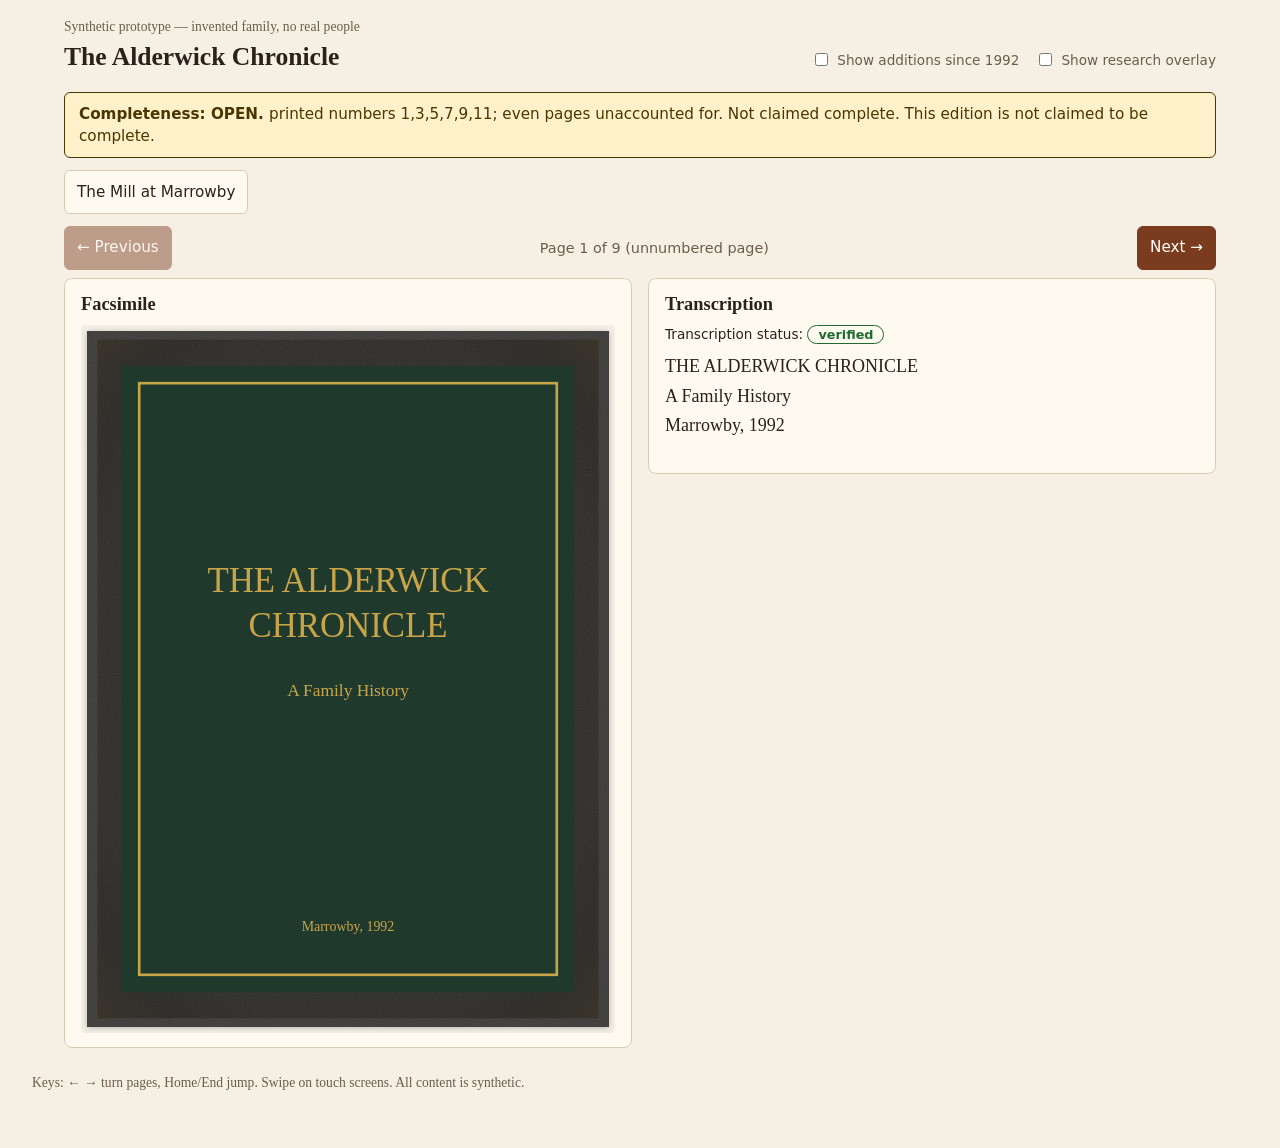
<file: reader/index.html>
<!doctype html>
<html lang="en">
<head>
<meta charset="utf-8">
<meta name="viewport" content="width=device-width, initial-scale=1">
<meta name="color-scheme" content="light dark">
<title>Living Edition Reader (synthetic prototype)</title>
<link rel="stylesheet" href="reader.css">
</head>
<body>
<a class="skip" href="#main">Skip to the page</a>
<header class="top">
  <div class="brand">
    <p class="eyebrow">Synthetic prototype &mdash; invented family, no real people</p>
    <h1 id="book-title">Loading&hellip;</h1>
  </div>
  <div class="toggles" role="group" aria-label="Optional views">
    <label class="toggle"><input type="checkbox" id="t-contrib"> Show additions since 1992</label>
    <label class="toggle"><input type="checkbox" id="t-research"> Show research overlay</label>
  </div>
</header>

<div id="notice" class="notice" role="note" hidden></div>

<nav class="chapters" aria-label="Chapters">
  <label for="chapter-select">Chapter</label>
  <select id="chapter-select"></select>
  <ol id="chapter-list" class="chapter-list"></ol>
</nav>

<main id="main" tabindex="-1">
  <div class="pager" role="group" aria-label="Page navigation">
    <button type="button" id="prev">&larr; Previous</button>
    <p id="pos" class="pos" aria-live="polite"></p>
    <button type="button" id="next">Next &rarr;</button>
  </div>

  <div id="spread" class="spread" aria-label="Facsimile and transcription">
    <section class="facsimile" aria-labelledby="fac-h">
      <h2 id="fac-h">Facsimile</h2>
      <div class="sheet"><img id="scan" alt="" decoding="async"></div>
      <p id="scan-fail" class="muted" hidden>The scan could not be loaded.</p>
    </section>
    <section class="transcript" aria-labelledby="tr-h">
      <h2 id="tr-h">Transcription</h2>
      <p id="status" class="status"></p>
      <div id="transcription" class="text"></div>
      <aside id="interp" class="interp" hidden>
        <h3>Editor&rsquo;s note <span class="muted">(interpretation, not part of the text)</span></h3>
        <p id="interp-text"></p>
      </aside>
    </section>
  </div>

  <section id="research" class="panel" aria-labelledby="rs-h" hidden>
    <h2 id="rs-h">Research overlay <span class="muted">(opt-in, not part of the book)</span></h2>
    <div id="research-body"></div>
  </section>

  <section id="contrib" class="panel additions" aria-labelledby="ct-h" hidden>
    <h2 id="ct-h">Additions since 1992 <span class="muted">(approved, kept separate from the 1992 text)</span></h2>
    <div id="contrib-body"></div>
  </section>
  <p id="err" class="err" role="alert" hidden></p>
</main>

<footer class="foot"><p>Keys: &larr; &rarr; turn pages, Home/End jump. Swipe on touch screens. All content is synthetic.</p></footer>
<script type="module" src="reader.js"></script>
</body>
</html>
</file>
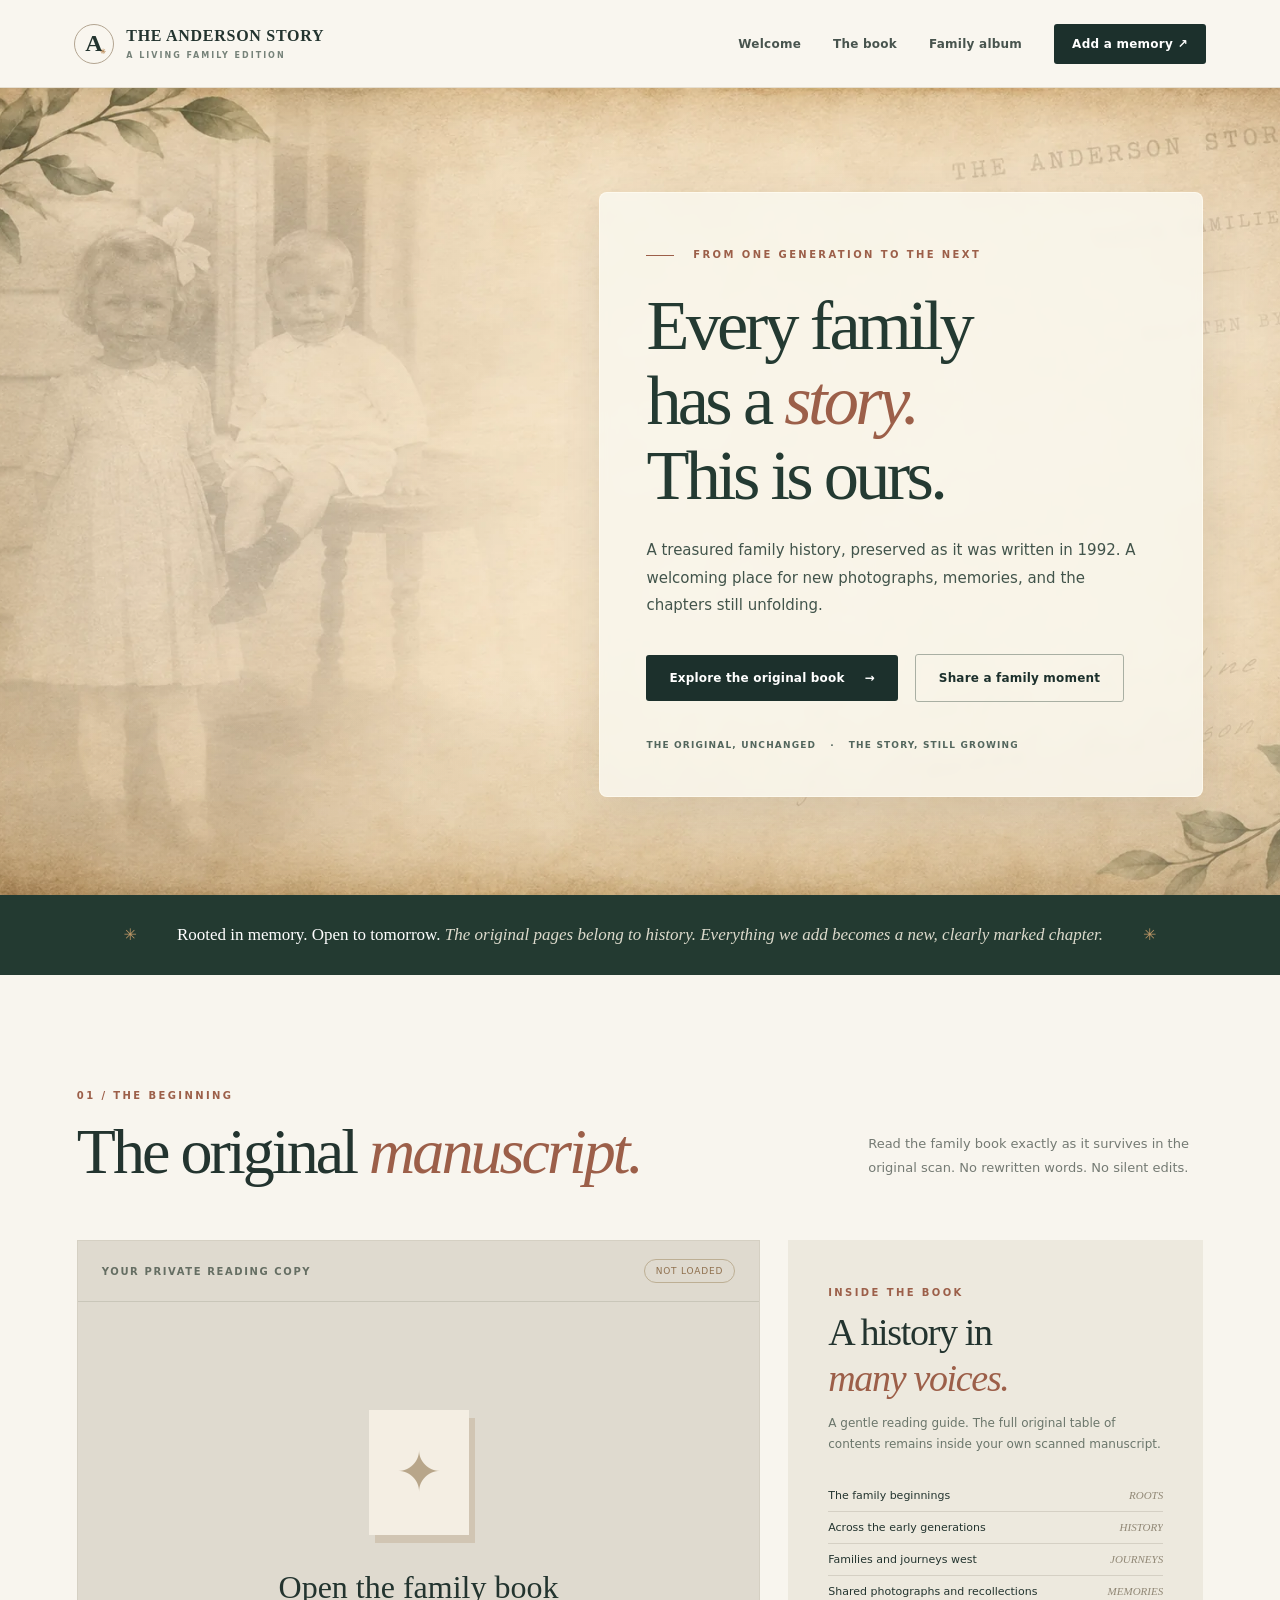
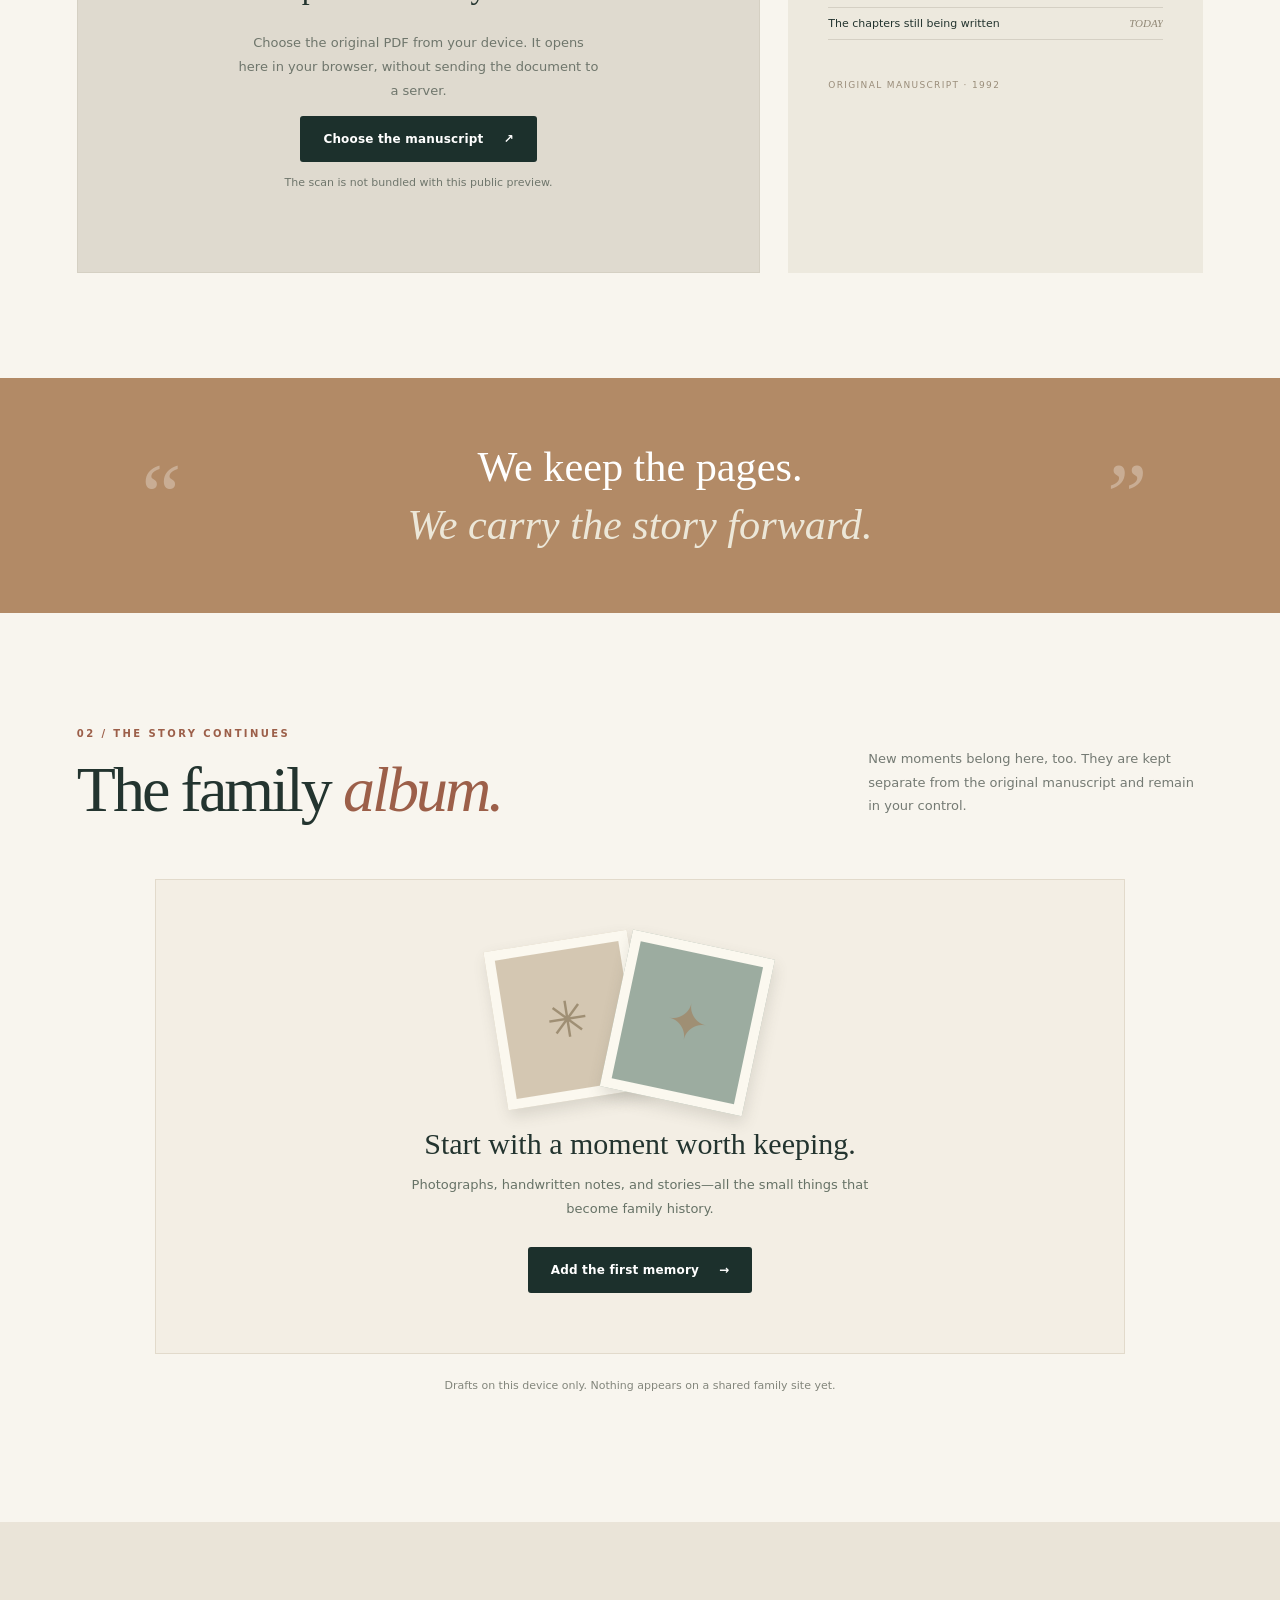
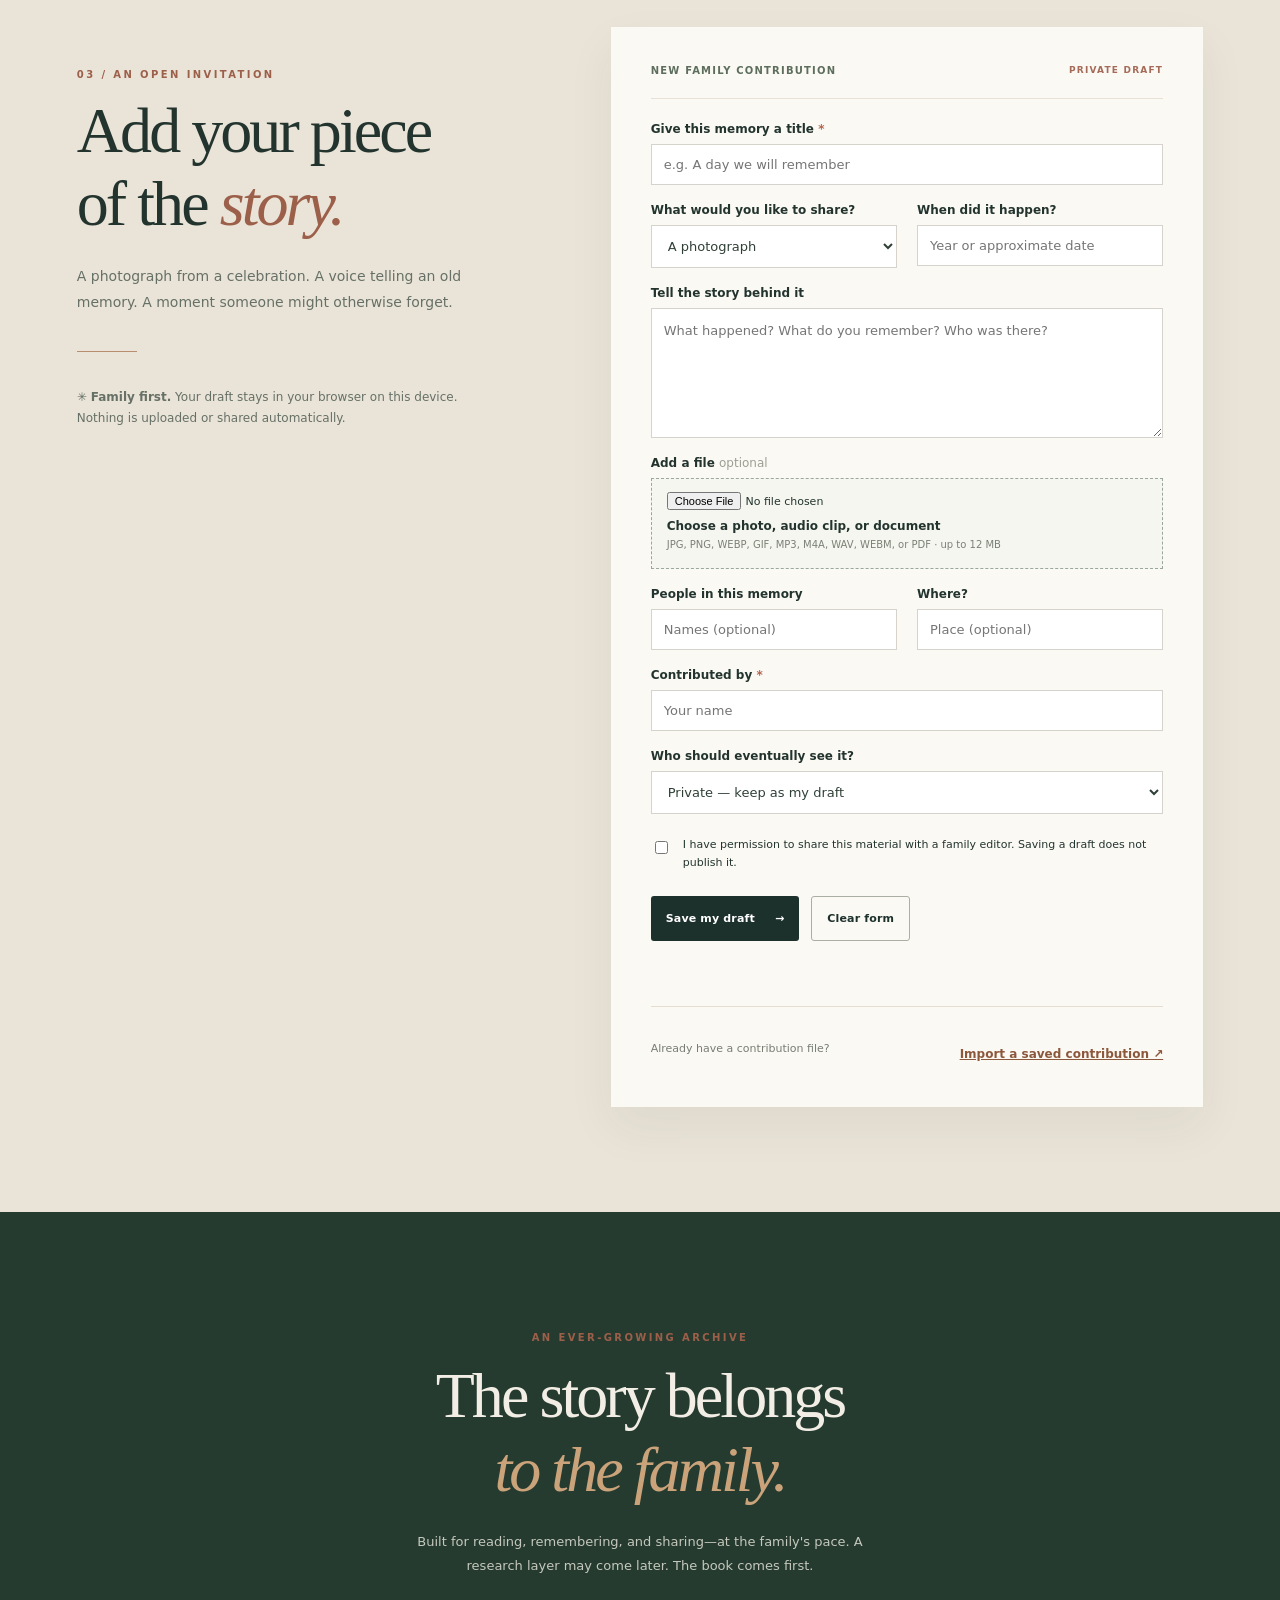
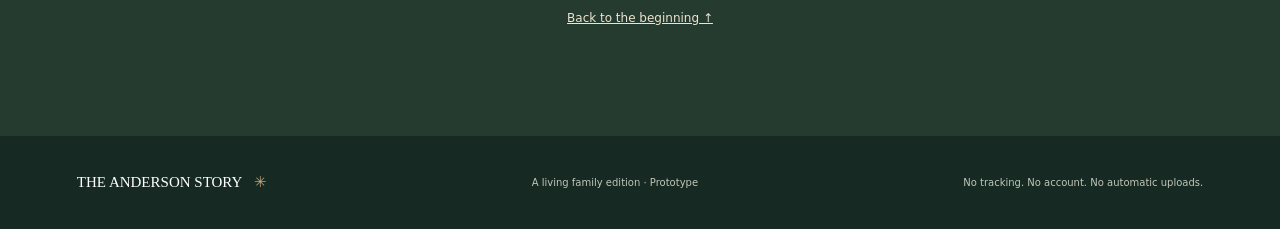
<file: site/index.html>
<!doctype html>
<html lang="en">
<head>
  <meta charset="utf-8">
  <meta name="viewport" content="width=device-width,initial-scale=1">
  <meta name="theme-color" content="#1c302c">
  <meta name="description" content="The Anderson Story — a family-first living edition of the original 1992 family history.">
  <title>The Anderson Story · A Living Family Edition</title>
  <link rel="stylesheet" href="style.css">
  <script src="app.js" defer></script>
</head>
<body>
  <a class="skip" href="#main">Skip to content</a>
  <header class="masthead">
    <a class="brand" href="#home" aria-label="The Anderson Story home"><span class="brandmark">A<span>✳</span></span><span>THE ANDERSON STORY <small>A LIVING FAMILY EDITION</small></span></a>
    <button id="menuButton" class="mobileMenu" aria-controls="navlinks" aria-expanded="false">Menu <span aria-hidden="true">☰</span></button>
    <nav id="navlinks" aria-label="Main menu">
      <a href="#home" data-nav="home">Welcome</a>
      <a href="#read" data-nav="read">The book</a>
      <a href="#album" data-nav="album">Family album</a>
      <a href="#contribute" data-nav="contribute" class="navCta">Add a memory <span aria-hidden="true">↗</span></a>
    </nav>
  </header>

  <main id="main">
    <section class="hero" id="home" aria-labelledby="heroTitle">
      <div class="heroInner">
        <div class="heroText">
          <p class="eyebrow"><span class="line"></span> FROM ONE GENERATION TO THE NEXT</p>
          <h1 id="heroTitle">Every family<br>has a <em>story.</em><br>This is ours.</h1>
          <p class="heroLead">A treasured family history, preserved as it was written in 1992. A welcoming place for new photographs, memories, and the chapters still unfolding.</p>
          <div class="heroActions"><a class="button primary" href="#read">Explore the original book <span aria-hidden="true">→</span></a><a class="button quiet" href="#contribute">Share a family moment</a></div>
          <div class="heroFoot"><span>THE ORIGINAL, UNCHANGED</span><span class="dot">·</span><span>THE STORY, STILL GROWING</span></div>
        </div>
        <div class="heroVisual" aria-label="Decorative illustration of a historical family book and new memories">
          <div class="visualHalo"></div>
          <div class="paperSheet backSheet"></div>
          <div class="paperSheet middleSheet"></div>
          <div class="bookCover"><div class="bookTrim"><div class="bookKicker">A FAMILY HISTORY</div><div class="bookOrnament">❧</div><div class="bookTitle">THE<br>ANDERSON<br>STORY</div><div class="bookRule"></div><div class="bookYear">1992</div></div></div>
          <div class="photoMock"><div class="mountainScene"><span></span></div><p>Our story continues</p></div>
          <div class="smallSeal">EST.<br><strong>1992</strong></div>
        </div>
      </div>
    </section>

    <section class="introBand" aria-label="About this edition"><span class="star">✳</span><p><strong>Rooted in memory. Open to tomorrow.</strong> The original pages belong to history. Everything we add becomes a new, clearly marked chapter.</p><span class="star">✳</span></section>

    <section id="read" class="section bookSection" aria-labelledby="bookTitle">
      <div class="sectionHeading"><div><p class="eyebrow">01 / THE BEGINNING</p><h2 id="bookTitle">The original <em>manuscript.</em></h2></div><p>Read the family book exactly as it survives in the original scan. No rewritten words. No silent edits.</p></div>
      <div class="readerGrid">
        <div class="readerPanel">
          <div class="readerPanelTop"><span class="smallCap">YOUR PRIVATE READING COPY</span><span id="pdfStatus" class="statusBadge">NOT LOADED</span></div>
          <div id="readerPlaceholder" class="readerPlaceholder"><div class="paperIcon">✦</div><h3>Open the family book</h3><p>Choose the original PDF from your device. It opens here in your browser, without sending the document to a server.</p><label for="pdfInput" class="button primary">Choose the manuscript <span aria-hidden="true">↗</span></label><input id="pdfInput" type="file" accept="application/pdf,.pdf" hidden><p class="readerNote">The scan is not bundled with this public preview.</p></div>
          <div id="readerActive" hidden><div class="readerToolbar"><button id="prevPage" aria-label="Previous scanned page">←</button><label for="scanPage">SCAN <input id="scanPage" type="number" min="1" value="1" inputmode="numeric" aria-label="Scanned PDF page number"> <span id="totalPages">/ 217</span></label><button id="nextPage" aria-label="Next scanned page">→</button><button id="rotatePage" class="textButton" title="Rotate view">↻ Rotate</button></div><iframe id="pdfFrame" title="Original manuscript PDF reader" loading="lazy"></iframe><p class="readerNote">Pages are scan positions, not the printed page numbers. <a id="externalPdf" target="_blank" rel="noopener">Open PDF in a new tab ↗</a></p></div>
        </div>
        <aside class="contentsPanel"><p class="eyebrow">INSIDE THE BOOK</p><h3>A history in<br><em>many voices.</em></h3><p>A gentle reading guide. The full original table of contents remains inside your own scanned manuscript.</p><ol id="chapters" class="chapterList"></ol><div class="contentsFoot">ORIGINAL MANUSCRIPT · 1992</div></aside>
      </div>
    </section>

    <section class="quoteStripe" aria-label="Family legacy"><div class="quoteDecoration">“</div><p>We keep the pages.<br><em>We carry the story forward.</em></p><div class="quoteDecoration right">”</div></section>

    <section id="album" class="section albumSection" aria-labelledby="albumTitle"><div class="sectionHeading"><div><p class="eyebrow">02 / THE STORY CONTINUES</p><h2 id="albumTitle">The family <em>album.</em></h2></div><p>New moments belong here, too. They are kept separate from the original manuscript and remain in your control.</p></div>
      <div id="albumEmpty" class="albumEmpty"><div class="albumIllustration"><div class="albumFrame">✳</div><div class="albumFrame second">✦</div></div><h3>Start with a moment worth keeping.</h3><p>Photographs, handwritten notes, and stories—all the small things that become family history.</p><a class="button primary" href="#contribute">Add the first memory <span aria-hidden="true">→</span></a></div>
      <div id="albumList" class="albumList" hidden></div><p class="albumPrivate" id="albumPrivate">Drafts on this device only. Nothing appears on a shared family site yet.</p>
    </section>

    <section id="contribute" class="section contributeSection" aria-labelledby="contributeTitle"><div class="contributeIntro"><p class="eyebrow">03 / AN OPEN INVITATION</p><h2 id="contributeTitle">Add your piece<br>of the <em>story.</em></h2><p>A photograph from a celebration. A voice telling an old memory. A moment someone might otherwise forget.</p><div class="smallDivider"></div><p class="privacyPromise">✳ <strong>Family first.</strong> Your draft stays in your browser on this device. Nothing is uploaded or shared automatically.</p></div>
      <div class="contributeCard"><form id="contributionForm" novalidate><p class="formKicker">NEW FAMILY CONTRIBUTION <span>PRIVATE DRAFT</span></p><label for="memoryTitle">Give this memory a title <span class="required">*</span></label><input id="memoryTitle" name="title" maxlength="110" placeholder="e.g. A day we will remember" required>
        <div class="formRow"><div><label for="memoryType">What would you like to share?</label><select id="memoryType" name="type"><option value="photo">A photograph</option><option value="story">A written memory</option><option value="audio">An audio recording</option><option value="document">A document</option></select></div><div><label for="memoryDate">When did it happen?</label><input id="memoryDate" name="date" type="text" maxlength="70" placeholder="Year or approximate date"></div></div>
        <label for="memoryStory">Tell the story behind it</label><textarea id="memoryStory" name="story" rows="5" maxlength="6000" placeholder="What happened? What do you remember? Who was there?"></textarea>
        <label for="memoryFile">Add a file <span class="optional">optional</span></label><div class="uploadBox"><input id="memoryFile" type="file" accept="image/jpeg,image/png,image/webp,image/gif,audio/mpeg,audio/mp4,audio/wav,audio/webm,application/pdf,.jpg,.jpeg,.png,.webp,.gif,.mp3,.m4a,.wav,.webm,.pdf"><div class="uploadHint"><strong id="uploadLabel">Choose a photo, audio clip, or document</strong><small>JPG, PNG, WEBP, GIF, MP3, M4A, WAV, WEBM, or PDF · up to 12 MB</small></div></div><div id="filePreview" class="filePreview" hidden></div>
        <div class="formRow"><div><label for="memoryPeople">People in this memory</label><input id="memoryPeople" maxlength="160" placeholder="Names (optional)"></div><div><label for="memoryPlace">Where?</label><input id="memoryPlace" maxlength="160" placeholder="Place (optional)"></div></div>
        <label for="memoryBy">Contributed by <span class="required">*</span></label><input id="memoryBy" maxlength="100" placeholder="Your name" required>
        <label for="memoryAudience">Who should eventually see it?</label><select id="memoryAudience"><option value="private">Private — keep as my draft</option><option value="family-review">Family edition — propose for review</option></select>
        <div class="checkRow"><input id="memoryConfirm" type="checkbox" required><label for="memoryConfirm">I have permission to share this material with a family editor. Saving a draft does not publish it.</label></div>
        <div class="formActions"><button type="submit" class="button primary">Save my draft <span aria-hidden="true">→</span></button><button type="button" class="button quiet" id="resetForm">Clear form</button></div><div id="formMessage" role="status" aria-live="polite"></div>
      </form><div class="importRow"><p>Already have a contribution file?</p><label for="importContribution">Import a saved contribution ↗</label><input id="importContribution" type="file" accept="application/json,.json" hidden></div></div>
    </section>

    <section class="endNote"><p class="eyebrow">AN EVER-GROWING ARCHIVE</p><h2>The story belongs<br><em>to the family.</em></h2><p>Built for reading, remembering, and sharing—at the family's pace. A research layer may come later. The book comes first.</p><a href="#home">Back to the beginning ↑</a></section>
  </main>
  <footer><div class="footerBrand">THE ANDERSON STORY <span>✳</span></div><p>A living family edition · Prototype</p><p>No tracking. No account. No automatic uploads.</p></footer>
</body>
</html>
</file>
<file: reader/reader.css>
:root{
  --bg:#f6f0e4; --paper:#fffaf0; --ink:#2a2118; --muted:#6b5d4b; --line:#d8cbb2;
  --accent:#7a3b1e; --accent-ink:#fff; --focus:#1a5fb4; --warn-bg:#fff1c9; --warn-ink:#4a3600;
  --add-bg:#eef4e8; --add-line:#7f9f68;
}
@media (prefers-color-scheme:dark){
  :root{--bg:#17130e; --paper:#221c14; --ink:#efe5d2; --muted:#b3a58e; --line:#4a3f2f;
    --accent:#e0a070; --accent-ink:#1b130b; --focus:#8ab8ff; --warn-bg:#3b2f0c; --warn-ink:#ffe7a3;
    --add-bg:#1e2a19; --add-line:#6f9159;}
}
*{box-sizing:border-box}
html{font-size:100%}
body{margin:0;background:var(--bg);color:var(--ink);font:1.125rem/1.65 Georgia,"Iowan Old Style","Palatino Linotype",serif;padding:0 16px 32px}
body>*{max-width:72rem;margin-inline:auto}
h1,h2,h3{line-height:1.25;font-weight:600}
h1{font-size:1.6rem;margin:.1em 0}
h2{font-size:1.15rem;margin:0 0 .5em}
h3{font-size:1rem;margin:.2em 0}
.eyebrow,.muted,.foot{color:var(--muted);font-size:.85rem;margin:0}
.muted{font-weight:400}
:focus-visible{outline:3px solid var(--focus);outline-offset:2px}
.skip{position:absolute;left:-999px;top:0;background:var(--paper);padding:.5em 1em;z-index:10}
.skip:focus{left:8px;top:8px}
.top{padding:16px 0 8px;display:flex;flex-wrap:wrap;gap:8px 24px;justify-content:space-between;align-items:flex-end}
.toggles{display:flex;flex-wrap:wrap;gap:4px 16px;font:.85rem system-ui,sans-serif;color:var(--muted)}
.toggle{display:inline-flex;gap:6px;align-items:center;min-height:32px}
.notice{background:var(--warn-bg);color:var(--warn-ink);border:1px solid var(--warn-ink);border-radius:6px;padding:10px 14px;font:.95rem/1.45 system-ui,sans-serif;margin-block:8px}
.chapters{font:.95rem system-ui,sans-serif;margin-block:12px}
.chapters label{margin-right:6px}
select,button{font:inherit;font-family:system-ui,sans-serif;font-size:.95rem;color:var(--ink);background:var(--paper);border:1px solid var(--line);border-radius:6px;padding:8px 12px;min-height:44px}
select{max-width:100%}
button{cursor:pointer;background:var(--accent);color:var(--accent-ink);border-color:var(--accent);min-width:44px}
button:disabled{opacity:.45;cursor:default}
.chapter-list{display:none;list-style:none;padding:0;margin:8px 0 0;gap:6px;flex-wrap:wrap}
.chapter-list button{background:var(--paper);color:var(--ink);border-color:var(--line)}
.chapter-list button[aria-current=true]{background:var(--accent);color:var(--accent-ink);border-color:var(--accent)}
.pager{display:flex;gap:12px;align-items:center;justify-content:space-between;margin-block:8px}
.pos{margin:0;text-align:center;font:.9rem system-ui,sans-serif;color:var(--muted);flex:1}
.spread{display:grid;grid-template-columns:1fr;gap:16px;touch-action:pan-y}
.facsimile,.transcript,.panel{background:var(--paper);border:1px solid var(--line);border-radius:8px;padding:14px 16px}
.sheet{display:flex;justify-content:center;background:rgba(0,0,0,.04);border-radius:4px;padding:6px}
.sheet img{max-width:100%;height:auto;max-height:80vh;display:block;background:#fff;box-shadow:0 1px 6px rgba(0,0,0,.25)}
.sheet img.turn{animation:turn .3s ease-out}
@keyframes turn{from{opacity:0;transform:translateX(12px)}to{opacity:1;transform:none}}
.status{font:.85rem system-ui,sans-serif;margin:0 0 .6em}
.badge{display:inline-block;border:1px solid currentColor;border-radius:99px;padding:1px 10px;font-size:.8rem;font-weight:600}
.badge.verified{color:#1f6b2f}.badge.unchecked{color:#8a5a00}.badge.none{color:var(--muted)}
.badge.OBSERVED,.badge.SUPPORTED{color:#1f6b2f}.badge.UNVERIFIED{color:#8a5a00}.badge.CONTRADICTED{color:#a3201a}
@media (prefers-color-scheme:dark){.badge.verified,.badge.OBSERVED,.badge.SUPPORTED{color:#8fd19b}.badge.unchecked,.badge.UNVERIFIED{color:#f0c36a}.badge.CONTRADICTED{color:#ff9d96}}
.text p{margin:0 0 1em;white-space:pre-wrap;max-width:38rem}
.text .empty{font-style:italic;color:var(--muted)}
.interp{border-left:4px solid var(--line);padding-left:12px;margin-top:1em;font-size:.95rem}
.panel{margin-top:16px;font-size:1rem}
.panel ul{padding-left:1.1em;margin:.3em 0}
.panel li{margin-bottom:.7em}
.additions{background:var(--add-bg);border-color:var(--add-line)}
.addition{border-top:1px dashed var(--add-line);padding-top:.6em;margin-top:.8em}
.addition .stamp{font:.85rem system-ui,sans-serif;font-weight:600}
.err{color:#a3201a;font:1rem system-ui,sans-serif}
.foot{margin-top:24px}
@media (min-width:56rem){
  body{padding:0 32px 40px}
  .spread{grid-template-columns:1fr 1fr;align-items:start}
  .facsimile{position:sticky;top:8px}
  #chapter-select,label[for=chapter-select]{display:none}
  .chapter-list{display:flex}
}
@media (prefers-reduced-motion:reduce){
  .sheet img.turn{animation:none}
  *{scroll-behavior:auto!important;transition:none!important}
}
</file>
<file: site/style.css>
:root{--forest:#1c302c;--deep:#152923;--ink:#23342f;--sand:#f4efe5;--paper:#fbf9f3;--cream:#ede6d7;--gold:#bc9060;--copper:#9c5f49;--dim:#6b756d;--serif:Georgia,'Times New Roman',serif;--sans:ui-sans-serif,system-ui,-apple-system,'Segoe UI',sans-serif}
*{box-sizing:border-box}html{scroll-behavior:smooth}body{margin:0;background:var(--sand);color:var(--ink);font-family:var(--sans);-webkit-font-smoothing:antialiased}button,input,textarea,select{font:inherit}a{color:inherit}button{cursor:pointer}.skip{position:absolute;z-index:100;left:1rem;top:-5rem;background:white;padding:1rem}.skip:focus{top:1rem}[hidden]{display:none!important}
.masthead{height:88px;display:flex;align-items:center;justify-content:space-between;padding:0 max(5.8vw,25px);background:#f9f6ef;border-bottom:1px solid #e6dfd1;position:sticky;top:0;z-index:20}.brand{display:flex;align-items:center;text-decoration:none;gap:12px;font-family:var(--serif);font-size:16px;letter-spacing:.045em;font-weight:700;line-height:1.15}.brand small{display:block;font-family:var(--sans);font-size:8px;letter-spacing:.25em;margin-top:5px;color:#768279;font-weight:600}.brandmark{width:40px;height:40px;display:grid;place-items:center;border:1px solid #b3a591;border-radius:50%;font-family:var(--serif);font-size:24px;position:relative}.brandmark span{font-size:7px;position:absolute;bottom:6px;right:7px;color:var(--gold)}nav{display:flex;gap:32px;align-items:center}nav a{text-decoration:none;font-size:12px;letter-spacing:.02em;font-weight:600;color:#48544e}nav a:hover{color:var(--copper)}nav .navCta{background:var(--forest);color:#fff;padding:13px 18px;border-radius:3px}nav .navCta:hover{color:white;background:#3b5549}.mobileMenu{display:none}
.hero{background:#ede9de;position:relative;overflow:hidden}.hero:after{content:'';position:absolute;inset:0;background:radial-gradient(ellipse at 75% 80%,#dad2bc55,transparent 46%);pointer-events:none}.heroInner{max-width:1370px;margin:auto;padding:104px 6% 98px;display:grid;grid-template-columns:1.08fr .92fr;align-items:center;gap:60px;min-height:680px}.heroText{z-index:2}.eyebrow{font-size:10px;letter-spacing:.24em;font-weight:750;color:var(--copper);text-transform:uppercase}.line{display:inline-block;height:1px;width:28px;background:var(--copper);vertical-align:middle;margin-right:13px}.hero h1,h2,h3{font-family:var(--serif);font-weight:400}.hero h1{font-size:clamp(57px,6.1vw,100px);line-height:1.065;letter-spacing:-.053em;margin:28px 0 24px;color:#243a32}.hero h1 em,h2 em,h3 em,.quoteStripe em{font-weight:400;color:var(--copper)}.heroLead{max-width:495px;line-height:1.85;font-size:15px;color:#606d64}.heroActions{display:flex;gap:17px;align-items:center;flex-wrap:wrap;margin-top:34px}.button{display:inline-flex;justify-content:center;align-items:center;gap:20px;text-decoration:none;border:0;font-size:12px;font-weight:700;letter-spacing:.015em;padding:16px 23px;border-radius:3px}.button.primary{background:var(--forest);color:white}.button.primary:hover{background:#365146}.button.quiet{background:transparent;color:var(--forest);border:1px solid #a9afa3}.button.quiet:hover{background:#e9e1d2}.heroFoot{font-size:9px;color:#7b847b;letter-spacing:.13em;font-weight:700;margin-top:54px}.heroFoot .dot{margin:0 14px}.heroVisual{min-height:500px;position:relative;z-index:1}.visualHalo{position:absolute;inset:17px 6% 7% 0;border-radius:50%;background:#d6c8b0}.paperSheet{position:absolute;top:13%;left:23%;height:375px;width:265px;background:#f7efe1;border:1px solid #b8a790;box-shadow:9px 15px 24px #3f3f351c}.backSheet{transform:rotate(13deg)}.middleSheet{transform:rotate(-11deg)}.bookCover{position:absolute;left:24%;top:11%;height:407px;width:293px;background:#263a31;box-shadow:13px 23px 25px #17261c38;border-left:9px solid #142720;transform:rotate(-5deg);padding:16px;color:#e9e1cc}.bookTrim{border:1px solid #a78f6f;height:100%;display:flex;flex-direction:column;align-items:center;justify-content:center;text-align:center}.bookKicker{font-size:9px;letter-spacing:.32em;margin-bottom:30px;color:#d8c7a5}.bookOrnament{font-family:var(--serif);font-size:32px;color:#ba9d78;margin-bottom:20px}.bookTitle{font-family:var(--serif);font-size:34px;line-height:1.18;letter-spacing:.04em}.bookRule{height:1px;width:64px;background:#c4a985;margin:28px}.bookYear{font-size:12px;letter-spacing:.35em;color:#d8c7a5}.photoMock{position:absolute;width:185px;right:-5%;bottom:8px;background:#faf7ee;transform:rotate(10deg);box-shadow:0 12px 24px #232b2733;padding:11px 11px 0;text-align:center}.mountainScene{height:125px;background:linear-gradient(160deg,#afb9ac,#e3d9c6);position:relative;overflow:hidden}.mountainScene:before,.mountainScene:after{content:'';position:absolute;bottom:0;height:60%;width:150%;background:#63796c;clip-path:polygon(0 100%,22% 29%,48% 76%,63% 20%,100% 100%)}.mountainScene:after{background:#4f655c;bottom:-25px;transform:scaleX(-1)}.photoMock p{font-family:var(--serif);font-style:italic;color:#6f7469;font-size:12px}.smallSeal{position:absolute;left:9%;bottom:0;width:80px;height:80px;background:#b78d5d;border-radius:50%;display:flex;align-items:center;justify-content:center;flex-direction:column;font-size:10px;letter-spacing:.12em;color:white;transform:rotate(-10deg);box-shadow:0 8px 14px #3333}.smallSeal strong{font-size:18px;font-family:var(--serif);font-weight:400}
.introBand{display:flex;align-items:center;justify-content:center;gap:40px;padding:26px 20px;background:#233a31;color:#dcdacc}.introBand p{text-align:center;font-family:var(--serif);font-size:17px;font-style:italic;margin:0;line-height:1.6}.introBand strong{font-style:normal;font-weight:400;color:white}.star{color:#ba9565}
.section{padding:105px max(6vw,24px);scroll-margin-top:90px}.sectionHeading{display:flex;align-items:end;justify-content:space-between;gap:50px;max-width:1250px;margin:0 auto 52px}.sectionHeading h2,.contributeIntro h2,.endNote h2{font-size:clamp(42px,5vw,72px);letter-spacing:-.046em;line-height:1.15;margin:14px 0 0}.sectionHeading>p{max-width:335px;line-height:1.8;font-size:13px;color:#747a73;margin-bottom:9px}.bookSection{background:#f8f5ee}.readerGrid{max-width:1250px;margin:auto;display:grid;grid-template-columns:minmax(0,1.12fr) minmax(280px,.68fr);gap:28px;align-items:stretch}.readerPanel{background:#dfdacf;min-height:625px;position:relative;border:1px solid #d5d0c3}.readerPanelTop{padding:18px 24px;display:flex;justify-content:space-between;align-items:center;border-bottom:1px solid #c9c6b9}.smallCap{font-size:10px;letter-spacing:.16em;font-weight:700;color:#656e63}.statusBadge{font-size:9px;letter-spacing:.09em;color:#8e6f4d;border:1px solid #bdaf94;border-radius:20px;padding:6px 11px}.readerPlaceholder{text-align:center;display:flex;align-items:center;justify-content:center;flex-direction:column;padding:75px 55px 35px;min-height:570px}.paperIcon{font-family:var(--serif);font-size:55px;color:#b8a68a;background:#f4eee3;width:100px;height:125px;box-shadow:6px 8px 0 #d1c5b3;display:grid;place-items:center;margin-bottom:22px}.readerPlaceholder h3{font-size:32px;margin:12px}.readerPlaceholder p{max-width:360px;line-height:1.85;color:#6f766c;font-size:13px}.readerNote{font-size:11px!important;color:#71786f;text-align:center;line-height:1.6}.readerNote a{color:var(--copper)}.readerToolbar{display:flex;gap:15px;justify-content:center;align-items:center;padding:12px;background:#dcd8ce}.readerToolbar button{border:1px solid #b2b5ac;background:#f7f6f0;min-width:36px;min-height:36px}.readerToolbar label{font-size:10px;font-weight:700;letter-spacing:.1em}.readerToolbar input{width:55px;padding:6px;font-size:12px;border:1px solid #afb2a8;background:white;text-align:center}.readerToolbar .textButton{font-size:11px;padding:8px}#pdfFrame{width:100%;height:520px;border:0;display:block;background:#b8b7b3}.contentsPanel{background:#ede9de;padding:37px 40px;position:relative}.contentsPanel h3{font-size:38px;letter-spacing:-.035em;line-height:1.2;margin:12px 0}.contentsPanel>p:not(.eyebrow){font-size:12px;line-height:1.75;color:#6b766b}.chapterList{list-style:none;padding:0;margin:25px 0 40px;max-height:345px;overflow:auto}.chapterList li{display:flex;justify-content:space-between;align-items:baseline;border-bottom:1px solid #d5d0c4;padding:9px 0;font-size:11px;gap:16px}.chapterList li span:last-child{color:#908775;font-family:var(--serif);font-style:italic}.contentsFoot{color:#9a8d7a;font-size:9px;letter-spacing:.15em}
.quoteStripe{background:#b28a66;color:#fff;display:flex;justify-content:space-around;align-items:center;text-align:center;padding:60px 20px}.quoteStripe p{font:normal clamp(27px,3.3vw,47px)/1.36 var(--serif);margin:0}.quoteStripe em{color:#ece7d8}.quoteDecoration{font:italic 90px var(--serif);opacity:.3}.albumSection{background:#f8f5ee}.albumEmpty{max-width:970px;margin:auto;text-align:center;padding:45px 20px 60px;border:1px solid #e2dacb;background:#f3eee4}.albumIllustration{height:190px;display:flex;align-items:center;justify-content:center;position:relative}.albumFrame{border:10px solid #fbf8ef;background:#d4c7b2;box-shadow:2px 7px 15px #4c4c422a;width:145px;height:160px;display:grid;place-items:center;font-size:50px;color:#9f8f74;transform:rotate(-9deg)}.albumFrame.second{transform:rotate(12deg) translate(-24px,8px);background:#9caca0}.albumEmpty h3{font-size:30px;margin:12px 0}.albumEmpty p{color:#667266;font-size:13px;line-height:1.85;max-width:500px;margin:0 auto 26px}.albumPrivate{text-align:center;font-size:11px;color:#83867c;margin:25px 0}.albumList{max-width:1250px;margin:auto;display:grid;grid-template-columns:repeat(3,minmax(0,1fr));gap:20px}.memoryCard{background:white;border:1px solid #ded9ce;overflow:hidden}.memoryVisual{height:210px;background:#ded8cb;display:grid;place-items:center;font-size:56px;color:#887861}.memoryVisual img{width:100%;height:100%;object-fit:cover}.memoryInfo{padding:23px}.memoryInfo h3{font-size:25px;margin:6px 0}.memoryInfo p{font-size:12px;color:#677269;line-height:1.65}.memoryMeta{font-size:10px;letter-spacing:.06em;color:#99694a}.cardActions{display:flex;gap:8px;flex-wrap:wrap;margin-top:20px}.cardActions button{background:#edf0e8;color:#20382e;border:1px solid #d5dfd1;padding:9px 11px;font-size:11px}.cardActions button:last-child{background:#fff;color:#9b5d4b}
.contributeSection{background:#eae4d8;display:grid;grid-template-columns:minmax(230px,.75fr) minmax(360px,1fr);gap:7vw;align-items:start}.contributeIntro{padding-top:32px}.contributeIntro h2{margin-bottom:23px}.contributeIntro>p:not(.eyebrow){line-height:1.85;color:#667066;font-size:14px;max-width:390px}.smallDivider{width:60px;height:1px;background:#b98e70;margin:35px 0}.contributeIntro p.privacyPromise{font-size:12px;line-height:1.8}.contributeCard{background:#fbf9f4;padding:38px 40px;box-shadow:0 20px 45px #222a2410}.formKicker{font-size:10px;letter-spacing:.12em;color:#5d6e5d;font-weight:750;display:flex;justify-content:space-between;border-bottom:1px solid #e7e1d6;padding-bottom:22px;margin:0 0 23px}.formKicker span{font-size:9px;color:#a56b58}.contributeCard label:not(.button):not(.checkRow label),.contributeCard form>label{display:block;font-size:12px;font-weight:700;margin:18px 0 8px}.contributeCard input[type=text],.contributeCard select,.contributeCard textarea,.contributeCard input:not([type]){display:block;border:1px solid #d5d3cb;background:white;padding:12px;width:100%;font-size:13px;border-radius:0;color:#2f4037}.contributeCard textarea{resize:vertical;min-height:110px;line-height:1.6}.contributeCard input:focus,.contributeCard textarea:focus,.contributeCard select:focus{outline:2px solid #b68d69;outline-offset:1px}.formRow{display:grid;grid-template-columns:1fr 1fr;gap:20px}.required{color:#b36551}.optional{font-weight:400;color:#9c9e94}.uploadBox{padding:13px 15px;border:1px dashed #9aa79b;display:flex;flex-direction:column;gap:9px;background:#f5f6ef}.uploadBox input{font-size:11px;max-width:100%}.uploadHint strong{display:block;font-size:12px;font-weight:600}.uploadHint small{font-size:10px;color:#7b8077;line-height:2}.filePreview img{display:block;max-width:100%;max-height:220px;object-fit:contain}.filePreview audio{max-width:100%}.checkRow{display:flex;gap:12px;align-items:flex-start;margin-top:22px}.checkRow label{font-size:11px!important;font-weight:400!important;line-height:1.65;margin:0!important}.checkRow input{margin-top:5px}.formActions{display:flex;flex-wrap:wrap;gap:12px;margin-top:24px}.formActions button{font-size:11px;padding:15px}#formMessage{min-height:25px;margin-top:15px;font-size:12px;line-height:1.65;color:#345a42}#formMessage.error{color:#a0473d}.importRow{margin-top:25px;padding-top:22px;border-top:1px solid #e4ddd0;display:flex;align-items:center;justify-content:space-between;gap:15px}.importRow p{font-size:11px;color:#777d73}.importRow label{font-size:11px;color:#8c583c;cursor:pointer;text-decoration:underline}
.endNote{text-align:center;padding:110px 20px;background:#263b30;color:#f3eee5}.endNote h2{margin:16px 0 24px}.endNote h2 em{color:#caa37a}.endNote>p:not(.eyebrow){max-width:485px;margin:0 auto 30px;line-height:1.8;font-size:13px;color:#c5c8bc}.endNote a{font-size:12px;color:#ede3ce}footer{background:#162923;color:#c1c6b9;padding:31px 6%;display:flex;justify-content:space-between;align-items:center;gap:20px;font-size:10px}.footerBrand{font-family:var(--serif);font-size:15px;color:#fff}.footerBrand span{color:#c8a474;margin-left:8px}
@media(max-width:950px){.heroInner{gap:10px}.bookCover{left:18%}.photoMock{right:0}.contributeSection{gap:26px}.readerGrid{grid-template-columns:1.15fr .85fr}.contentsPanel{padding:25px}}
@media(max-width:760px){.masthead{height:72px}.mobileMenu{display:block;background:transparent;border:1px solid #abb4a8;color:var(--forest);padding:9px 12px;font-size:12px}nav{display:none;position:absolute;left:0;right:0;top:72px;background:#faf8f2;padding:20px 25px;border-bottom:1px solid #ddd4c3;align-items:stretch;flex-direction:column;gap:18px}nav.open{display:flex}nav a{font-size:14px}.heroInner{grid-template-columns:1fr;padding:67px 7% 75px;gap:35px}.hero h1{font-size:clamp(55px,11vw,82px)}.heroVisual{min-height:405px;max-width:490px;width:100%;margin:0 auto}.bookCover{top:25px;left:25%;width:235px;height:338px}.bookTitle{font-size:28px}.paperSheet{top:45px;left:25%;height:320px;width:210px}.photoMock{width:148px;bottom:0;right:5%}.mountainScene{height:90px}.smallSeal{bottom:8px;left:11%}.introBand{gap:13px}.introBand p{font-size:13px}.section{padding:72px 6%}.sectionHeading{display:block;margin-bottom:33px}.sectionHeading>p{margin-top:18px}.readerGrid{grid-template-columns:1fr}.readerPanel{min-height:490px}.readerPlaceholder{min-height:460px}.contentsPanel{padding:32px}.chapterList{max-height:320px}.contributeSection{grid-template-columns:1fr}.contributeIntro{padding:0}.albumList{grid-template-columns:repeat(2,minmax(0,1fr))}footer{flex-direction:column;align-items:flex-start}}
@media(max-width:480px){.heroVisual{min-height:347px}.bookCover{left:19%;height:285px;width:210px}.bookTitle{font-size:22px}.bookKicker{font-size:8px;margin-bottom:13px}.bookOrnament{margin-bottom:10px}.bookRule{margin:15px}.paperSheet{left:21%;height:275px;width:185px}.photoMock{width:120px}.smallSeal{width:55px;height:55px;font-size:8px}.smallSeal strong{font-size:13px}.contributeCard{padding:28px 20px}.formRow{grid-template-columns:1fr;gap:0}.albumList{grid-template-columns:1fr}.heroFoot{font-size:8px;line-height:1.7}.readerPlaceholder{padding:35px 25px}.readerToolbar{gap:5px}.readerToolbar .textButton{padding:5px;font-size:10px}.contentsPanel h3{font-size:32px}.quoteDecoration{display:none}.introBand .star{display:none}}
@media(prefers-reduced-motion:reduce){html{scroll-behavior:auto}}


/* Heritage background, v0.2: generated interpretation of the archival scan.
   The source manuscript remains unchanged; this is decorative website art. */
.hero{
  background-color:#eee3ce;
  background-image:linear-gradient(110deg, rgba(245,238,222,.13), rgba(252,248,239,.03) 48%, rgba(245,238,222,.23)), url('assets/heritage-parchment.webp');
  background-size:cover;
  background-position:center center;
  background-repeat:no-repeat;
}
.hero::after{background:linear-gradient(0deg,rgba(54,40,21,.07),transparent 28%)}
.heroInner{
  grid-template-columns:minmax(0,.87fr) minmax(0,1.13fr);
  gap:clamp(24px,4.5vw,70px);
}
.heroVisual{order:1;min-height:490px;pointer-events:none}
.heroVisual>*{display:none}
.heroText{
  order:2;
  padding:clamp(25px,3.6vw,53px);
  background:rgba(250,247,238,.86);
  border:1px solid rgba(255,252,242,.68);
  border-radius:8px;
  box-shadow:0 16px 48px rgba(67,51,30,.12);
  backdrop-filter:blur(5px);
  -webkit-backdrop-filter:blur(5px);
}
.hero h1{font-size:clamp(52px,5.5vw,85px)}
.heroLead{color:#42544b}
.heroFoot{color:#53665d;margin-top:38px}
/* On narrow screens, the headline stays first and the photograph has its own space. */
@media(max-width:760px){
  .hero{background-position:28% center}
  .heroInner{grid-template-columns:1fr;gap:12px;padding:48px 5% 38px}
  .heroText{order:1;padding:28px 24px;background:rgba(250,247,238,.91)}
  .heroVisual{order:2;min-height:265px;width:100%;max-width:none;margin:0;background:rgba(243,234,214,.06);border:1px solid rgba(255,248,230,.28);border-radius:8px}
  .hero h1{font-size:clamp(49px,10vw,72px)}
}
@media(max-width:480px){
  .hero{background-position:23% center}
  .heroInner{padding:25px 4% 26px}
  .heroText{padding:24px 19px}
  .heroVisual{min-height:225px}
  .hero h1{font-size:clamp(47px,11vw,62px)}
  .heroFoot{margin-top:25px}
}
</file>
